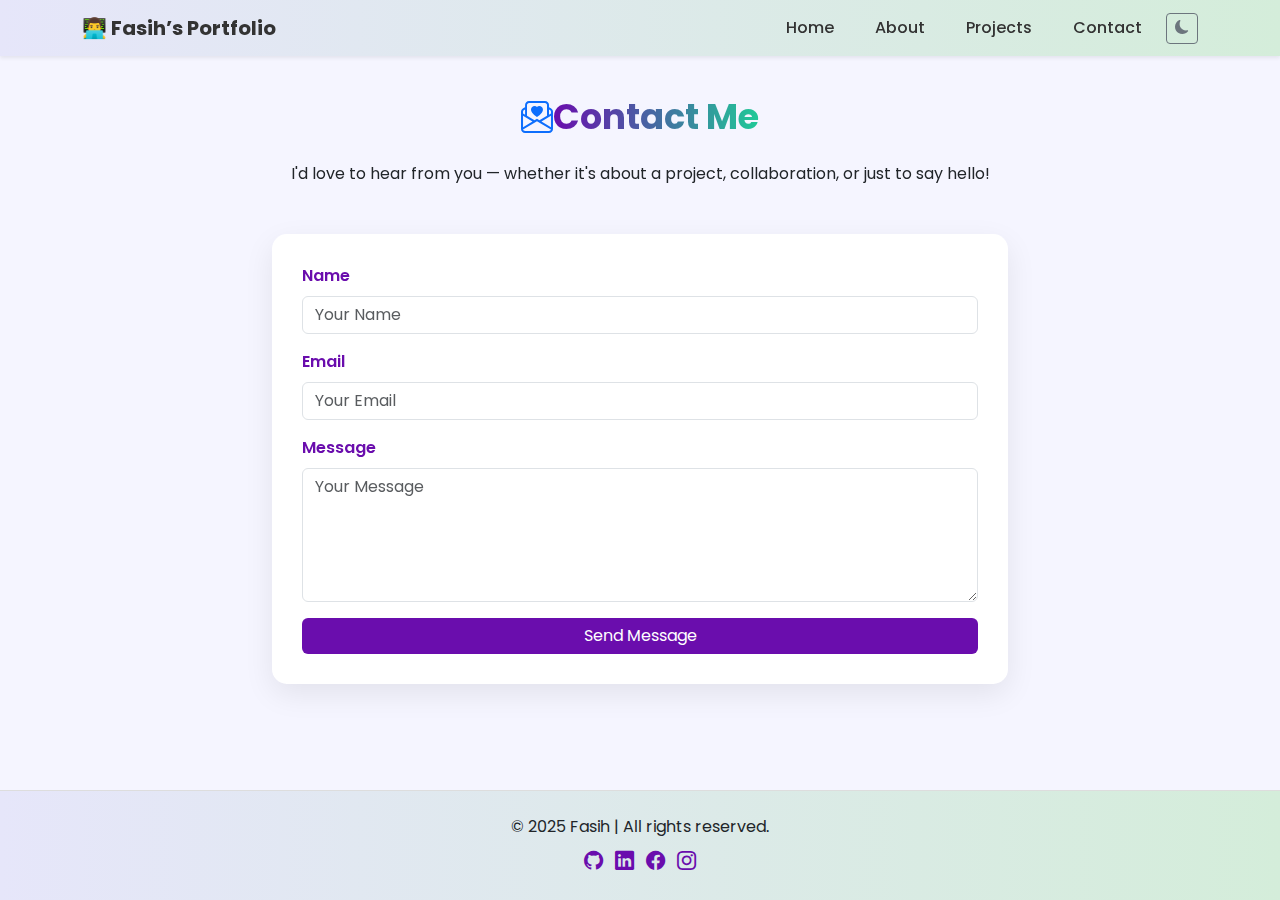
<file: contact.html>
<!DOCTYPE html>
<html lang="en">
<head>
  <meta charset="UTF-8" />
  <meta name="viewport" content="width=device-width, initial-scale=1.0" />
  <title>Contact Me | Portfolio</title>
  <link rel="icon" href="images\flag1.jpg" type="image/png" loading="lazy">
  <link rel="stylesheet" href="style.css" />
  <link href="https://cdn.jsdelivr.net/npm/bootstrap@5.3.0/dist/css/bootstrap.min.css" rel="stylesheet">
  <link href="https://cdn.jsdelivr.net/npm/bootstrap-icons@1.10.5/font/bootstrap-icons.css" rel="stylesheet">
  <link href="https://unpkg.com/aos@2.3.1/dist/aos.css" rel="stylesheet" />
  <!-- Google Fonts: Poppins -->
<link href="https://fonts.googleapis.com/css2?family=Poppins:wght@300;400;500;600;700&display=swap" rel="stylesheet">

  <style>
    html, body {
    height: 100%;
    margin: 0;
    padding: 0;
    }

    main {
    flex: 1;
    }
    /* Smooth Transition */
    body, .hero, .about-section, .projects-section, .card, footer {
    transition: background-color 0.6s ease, color 0.6s ease;
    }
    body {
    margin: 0;
    padding: 0;
    background-color: #f5f5ff;
    display: flex;
    flex-direction: column;
    font-family: 'Poppins', sans-serif; /* Aapka font bhi apply ho jayega */
    }
    .contact-section {
      background: inherit;
    }

    .contact-box {
      background: #ffffff;
      border-radius: 15px;
      padding: 30px;
      box-shadow: 0 10px 30px rgba(0, 0, 0, 0.08);
    }

    .form-label {
      font-weight: 600;
      color: #6a0dad;
    }

    .section-title {
      font-weight: bold;
      font-size: 2.2rem;
      background: linear-gradient(to right, #6a0dad, #20c997);
      -webkit-background-clip: text;
      -webkit-text-fill-color: transparent;
    }

    .btn-primary {
      background-color: #6a0dad;
      border: none;
      transition: background 0.3s;
    }

    .btn-primary:hover {
      background-color: #20c997;
    }

    .social-icons i {
      transition: transform 0.3s ease;
    }

    .social-icons i:hover {
      transform: scale(1.3);
    }

    .dark-mode body,
    .dark-mode {
      background-color: #121212 !important;
      color: #f0f0f0 !important;
    }
     /* Navbar in Dark Mode */
    .dark-mode .navbar {
    background: linear-gradient(to right, #333333, #1c1c1c) !important;
    }

    .dark-mode .navbar .nav-link,
    .dark-mode .navbar .navbar-brand{
    color: #f0f0f0 !important;
    }

    .dark-mode .navbar .nav-link:hover,
    .dark-mode .navbar .navbar-brand:hover {
    color: #20c997 !important;
    }
    .dark-mode .contact-section {
      background-color: #121212 !important;
    }

    .dark-mode .contact-box {
      background-color: #1e1e1e !important;
      color: #f5f5f5;
      box-shadow: 0 0 25px rgba(32, 201, 151, 0.15);
    }

    .dark-mode .form-control {
      background-color: #2c2c2c;
      color: #fff;
      border: 1px solid #444;
    }

    .dark-mode .form-control::placeholder {
      color: #ccc;
    }

    .dark-mode .btn-primary {
      background-color: #20c997;
    }

    .dark-mode .btn-primary:hover {
      background-color: #6a0dad;
    }

    .dark-mode .form-label {
      font-weight: 600;
      color: #20c997;
    }
    footer {
      margin-top: auto;
    }

    .dark-mode footer {
      background: #1e1e1e !important;
      color: #ccc;
      border-top: 1px solid #444;
    }
    
  </style>
</head>
<body>

<!-- Navbar -->
<nav class="navbar navbar-expand-lg navbar-light fixed-top shadow-sm" style="background: linear-gradient(to right, #e6e6fa, #d4edda);">
  <div class="container">
    <a class="navbar-brand fw-bold" href="index.html" data-aos="fade-right">👨‍💻 Fasih’s Portfolio</a>

    <!-- Dark mode button (mobile) -->
    <button onclick="toggleDarkMode()" id="darkModeBtnMobile" class="btn btn-sm btn-outline-secondary d-lg-none me-2" data-aos="zoom-in">
      <i id="themeIconMobile" class="bi"></i>
    </button>

    <!-- Hamburger -->
    <button class="navbar-toggler" type="button" data-bs-toggle="collapse"
      data-bs-target="#navbarNav" aria-controls="navbarNav" aria-expanded="false"
      aria-label="Toggle navigation" data-aos="fade-down">
      <span class="navbar-toggler-icon"></span>
    </button>

    <!-- Links -->
    <div class="collapse navbar-collapse" id="navbarNav">
      <ul class="navbar-nav ms-auto">
        <li class="nav-item" data-aos="fade-down"><a class="nav-link" href="index.html">Home</a></li>
        <li class="nav-item" data-aos="fade-down" data-aos-delay="200"><a class="nav-link" href="index.html#about">About</a></li>
        <li class="nav-item" data-aos="fade-down" data-aos-delay="300"><a class="nav-link" href="index.html#projects">Projects</a></li>
        <li class="nav-item" data-aos="fade-down" data-aos-delay="400"><a class="nav-link" href="contact.html">Contact</a></li>
      </ul>
      <!-- Dark mode button (desktop) -->
      <button onclick="toggleDarkMode()" id="dark-toggle" class="btn btn-sm btn-outline-secondary d-none d-lg-inline ms-3" data-aos="fade-down" data-aos-delay="500">
        <i id="themeIconDesktop" class="bi"></i>
      </button>
    </div>
  </div>
</nav>

<br><br>
<main>
<section id="contact" class="contact-section py-5">
  <div class="container">
    <h2 class="text-center mb-4" data-aos="fade-up"><i class="bi bi-envelope-paper-heart text-primary"></i><span class="section-title">Contact Me</span></h2>
    <p class="text-center mb-5" data-aos="fade-up" data-aos-delay="100">I'd love to hear from you — whether it's about a project, collaboration, or just to say hello!</p>

    <div class="row justify-content-center">
      <div class="col-lg-8 col-md-10" data-aos="fade-up">
        <div class="contact-box">
          <form id="contactForm" action="https://formspree.io/f/mvgbdnqv" method="POST" onsubmit="return validateForm()">
          <div class="mb-3">
            <label class="form-label">Name</label>
            <input type="text" class="form-control" name="name" id="name" placeholder="Your Name" required minlength="3" maxlength="30" oninput="this.value = this.value.replace(/[^A-Za-z\s]/g, '')"> 
          </div>
          <div class="mb-3">
            <label class="form-label">Email</label>
            <input type="email" class="form-control" name="email" id="email" placeholder="Your Email" required maxlength="30" minlength="5">
          </div>
          <div class="mb-3">
            <label class="form-label">Message</label>
            <textarea class="form-control" name="message" id="message" rows="5" placeholder="Your Message" required maxlength="300" minlength="5"></textarea>
          </div>

          <!-- Google reCAPTCHA -->
          <div class="g-recaptcha mb-3" data-sitekey="6LeAhgwsAAAAAMmMZGioHE_IAjFIcW1N34WdLbr7"></div>

          <button type="submit" id="submitBtn" class="btn btn-primary w-100">
            <span id="btnText">Send Message</span>
            <span id="btnSpinner" class="spinner-border spinner-border-sm visually-hidden ms-2"></span>
          </button>
        </form>
        </div>
      </div>
    </div>
  </div>
</section>
  </main>

<footer class="text-center py-4" style="background: linear-gradient(to right, #e6e6fa, #d4edda); border-top: 1px solid #ddd;">
  <div class="container">
    <p class="mb-0">&copy; 2025 Fasih | All rights reserved.</p>
    <div class="mt-2">
      <a href="https://github.com/MuhammadFasih2311" class="text-purple me-2" target="_blank"><i class="bi bi-github"></i></a>
      <a href="www.linkedin.com/in/muhammad-fasihdev" class="text-purple me-2" target="_blank"><i class="bi bi-linkedin"></i></a>
      <a href="https://www.facebook.com/profile.php?id=61579211746082" class="text-purple me-2" target="_blank"><i class="bi bi-facebook"></i></a>
      <a href="https://www.instagram.com/fasih2412" class="text-purple" target="_blank"><i class="bi bi-instagram"></i></a>
    </div>
  </div>
</footer>

<script src="https://www.google.com/recaptcha/api.js" async defer></script>
<script src="https://cdn.jsdelivr.net/npm/bootstrap@5.3.0/dist/js/bootstrap.bundle.min.js"></script>
<script src="https://unpkg.com/aos@2.3.1/dist/aos.js"></script>
<script>
  AOS.init({ duration: 1000 });

  function showSpinner() {
    document.getElementById("btnText").textContent = "Sending...";
    document.getElementById("btnSpinner").classList.remove("visually-hidden");
  }

function setDarkIcons(isDark) {
  document.getElementById("themeIconMobile").className = isDark ? "bi bi-sun-fill" : "bi bi-moon-fill";
  document.getElementById("themeIconDesktop").className = isDark ? "bi bi-sun-fill" : "bi bi-moon-fill";
}

function toggleDarkMode() {
  document.documentElement.classList.toggle("dark-mode");
  const isDark = document.documentElement.classList.contains("dark-mode");
  localStorage.setItem("darkMode", isDark);
  setDarkIcons(isDark);
}

const darkSaved = localStorage.getItem("darkMode") === "true";
if (darkSaved) {
  document.documentElement.classList.add("dark-mode");
}
setDarkIcons(darkSaved);

// Hamburger open/close toggle
document.querySelector('.navbar-toggler').addEventListener('click', function () {
    this.classList.toggle('opened');
});

// Dark mode toggle
document.getElementById('darkModeToggleMobile').addEventListener('click', function () {
    document.body.classList.toggle('dark-mode');
});

</script>
</body>
</html>
</file>
<file: style.css>
/* Global Styles */
body {
  margin: 0;
  padding: 0;
  font-family: 'Segoe UI', sans-serif;
  scroll-behavior: smooth;
   font-family: 'Poppins', sans-serif;
}
html {
  scroll-behavior: smooth;
}
h1, h2, h3, h4, h5, h6 {
    font-family: 'Poppins', sans-serif;
    font-weight: 600;
}

p, a, span, li {
    font-family: 'Poppins', sans-serif;
    font-weight: 400;
}

/* Navbar */
.navbar {
  background: linear-gradient(to right, #e6e6fa, #d4edda);
  padding: 1rem 2rem;
  position: sticky;
  top: 0;
  display: flex;
  justify-content: space-between;
  align-items: center;
  z-index: 1000;
  box-shadow: 0 4px 10px rgba(0,0,0,0.1);
}
.navbar .logo {
  font-weight: bold;
  font-size: 1.5rem;
  color: #6a0dad;
}
.navbar ul {
  list-style: none;
  display: flex;
  gap: 25px;
}
.navbar a {
  text-decoration: none;
  color: #333;
  font-weight: 500;
  transition: color 0.3s;
}
.navbar a:hover {
  color: #20c997;
}
.text-purple {
  color: #6a0dad;
}
/* Hero Section */
.hero {
  height: 100vh;
  display: flex;
  justify-content: center;
  align-items: center;
  text-align: center;
  background: linear-gradient(to right, #e6e6fa, #ffffff, #d4edda);
}
.hero-content h1 {
  font-size: 3rem;
  margin: 0;
  color: #333;
}
.hero-content .highlight {
  color: #8d08ec;
}
.hero-content h2 {
  font-size: 1.5rem;
  color: #20c997;
  margin-top: 10px;
}
.cursor {
  color: #333;
  animation: blink 1s step-start infinite;
}
@keyframes blink {
  50% { opacity: 0; }
}
.hero-content p {
  font-size: 1rem;
  color: #666;
  margin-top: 10px;
}
.custom-btn{
  display: inline-block;
  margin-top: 20px;
  padding: 10px 25px;
  background-color: #20c997;
  color: #fff;
  border-radius: 30px;
  text-decoration: none;
  font-weight: bold;
  transition: background 0.3s;
}
.custom-btn:hover {
  background-color: #8d08ec;
}
/* about us */
.about-section {
  padding: 80px 20px;
  background: #f5f5ff;
  text-align: center;
}
.about-img {
  width: 200px;
  height: 200px;
  border-radius: 50%;
  box-shadow: 0 8px 20px rgba(0, 0, 0, 0.15);
  transition: transform 0.5s ease;
}
.tilt-box {
  width: fit-content;
  border-radius: 20px;
  padding: 10px;
  background: linear-gradient(135deg, #d4f5e6, #e3d7fb);
  box-shadow: 0 12px 30px rgba(0, 0, 0, 0.1);
}
/* products */
.projects-section {
  padding: 80px 20px;
  background: #f9f9ff;
  text-align: center;
}
.section-title {
  font-size: 2rem;
  margin-bottom: 40px;
  color: #8d08ec;
}
.project-grid {
  display: flex;
  gap: 30px;
  flex-wrap: wrap;
  justify-content: center;
}
.project-card {
  background: #fff;
  border-radius: 15px;
  padding: 20px;
  width: 300px;
  box-shadow: 0 10px 25px rgba(0, 0, 0, 0.08);
  transition: transform 0.3s ease;
}
.project-card img {
  width: 100%;
  border-radius: 10px;
}
.project-card h3 {
  color: #00b894;
  margin-top: 15px;
}
.project-card p {
  font-size: 0.9rem;
  color: #555;
}
.bor {
    background-color: #20c997 !important;
    transition: background 0.3s !important;
    border: solid #ccc !important;
    border-radius:15px !important;
    padding:5px 15px !important;
  }
  .bor:hover {
    background-color: #6a0dad !important;
  }

footer i {
  font-size: 1.2rem;
  transition: color 0.3s;
}
footer a:hover {
  color: #00b894;
}
.dark-mode footer a{
  color: #00b894;
}
.dark-mode footer a:hover{
  color: #8d08ec;
}

.footer .social-icons a {
  font-size: 1.3rem;
  transition: transform 0.3s ease;
}

.footer .social-icons a:hover {
  transform: scale(1.2);
}

#scrollTopBtn {
  display: none;
  position: fixed;
  bottom: 20px;
  right: 20px;
  z-index: 99;
  background: #20c997;
  color: white;
  border: none;
  outline: none;
  width: 45px;
  height: 45px;
  border-radius: 50%;
  font-size: 20px;
  cursor: pointer;
  transition: 0.3s;
}
#scrollTopBtn:hover {
  background: #6a0dad;
}
@media (max-width: 768px) {
  .hero-content h1 {
    font-size: 2rem;
  }
  .hero-content h2 {
    font-size: 1.2rem;
  }
  .about-img {
    width: 150px;
    height: 150px;
  }
  .project-card {
    width: 100%;
  }
}
.dark-mode .navbar-toggler{
 background: #20c997;
}

/* Default hamburger color */
.navbar-light .navbar-toggler-icon {
  background-image: url("data:image/svg+xml,%3Csvg xmlns='http://www.w3.org/2000/svg' width='30' height='30' viewBox='0 0 30 30'%3E%3Cpath stroke='rgba(0, 0, 0, 0.7)' stroke-width='2' stroke-linecap='round' stroke-miterlimit='10' d='M4 7h22M4 15h22M4 23h22'/%3E%3C/svg%3E");
}


/* Cross icon (purple) */
.navbar-toggler.opened .navbar-toggler-icon {
  background-image: none !important;
  position: relative;
  width: 1.5rem;
  height: 1.5rem;
}

.navbar-toggler.opened .navbar-toggler-icon::before,
.navbar-toggler.opened .navbar-toggler-icon::after {
  content: '';
  position: absolute;
  top: 50%;
  left: 0;
  width: 100%;
  height: 2px;
  background-color: #6a0dad;
  transform-origin: center;
}

.navbar-toggler.opened .navbar-toggler-icon::before {
  transform: rotate(45deg);
}

.navbar-toggler.opened .navbar-toggler-icon::after {
  transform: rotate(-45deg);
}
</file>
